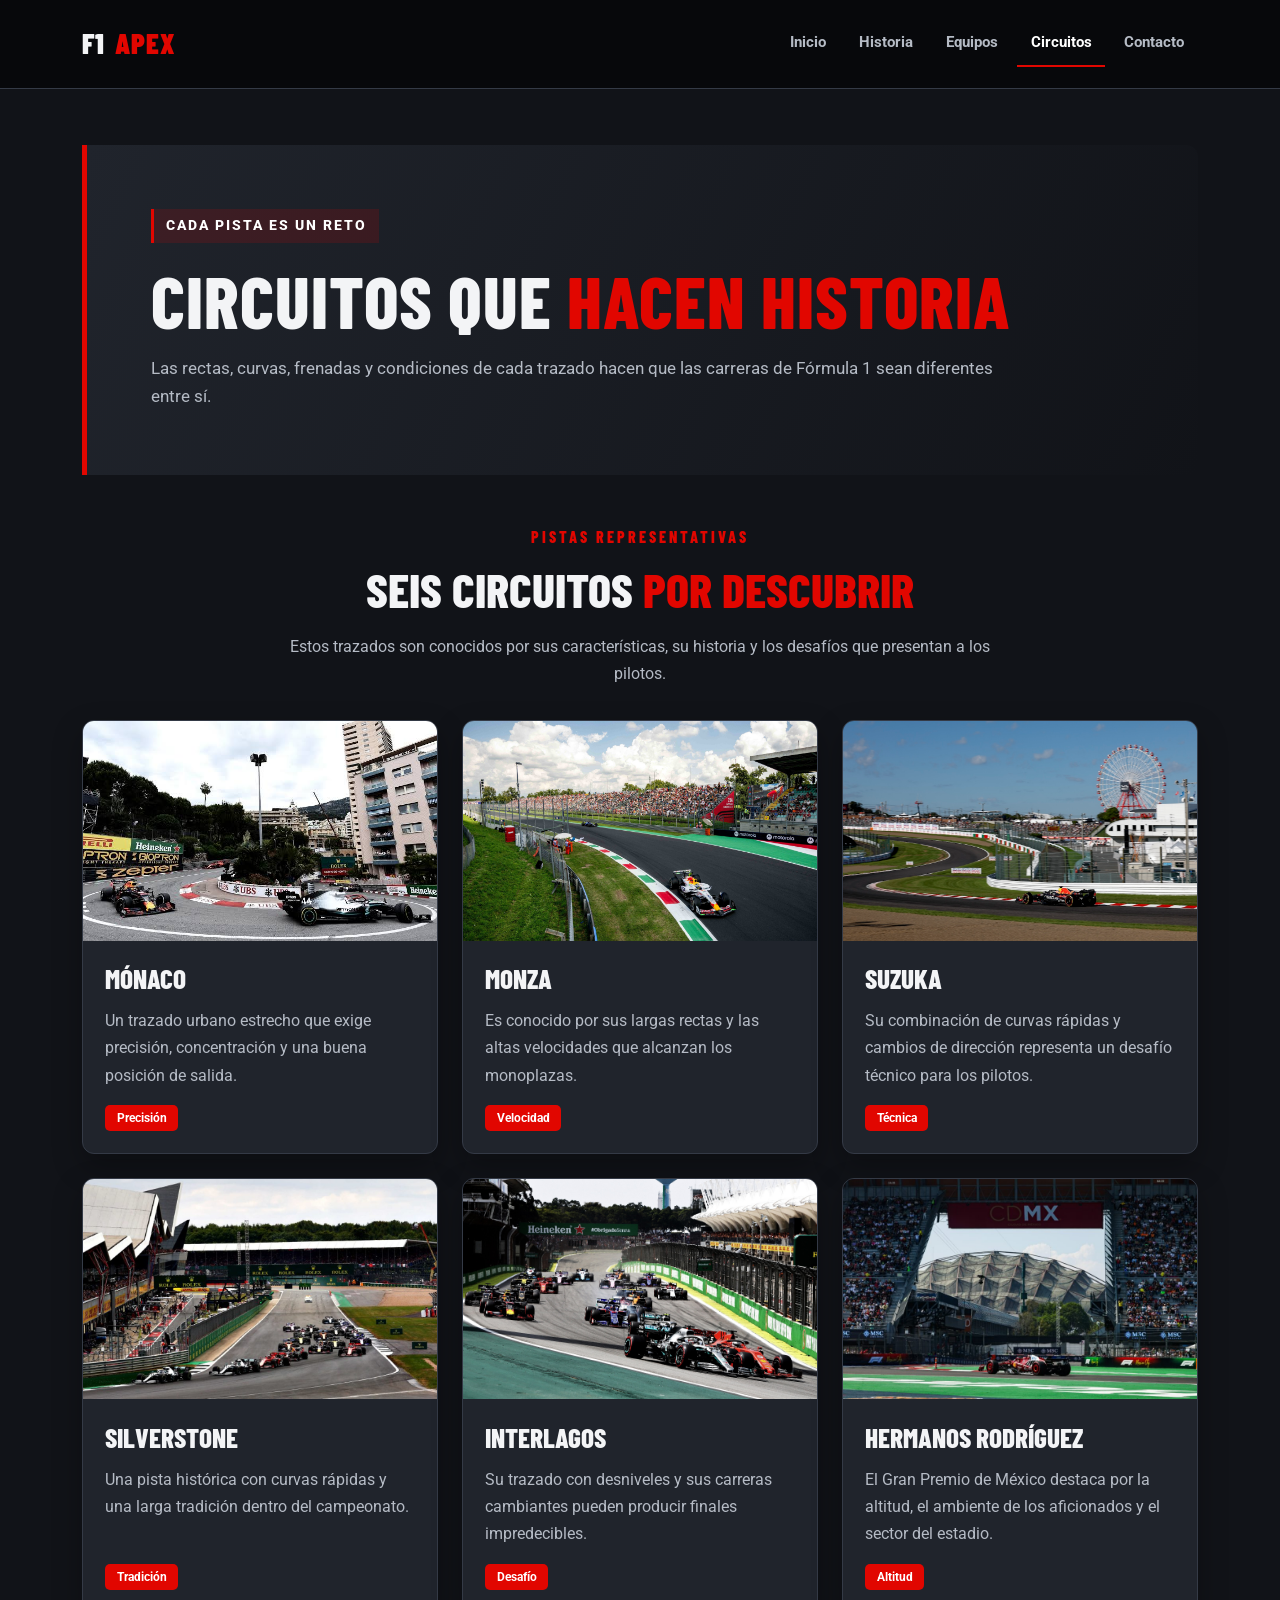
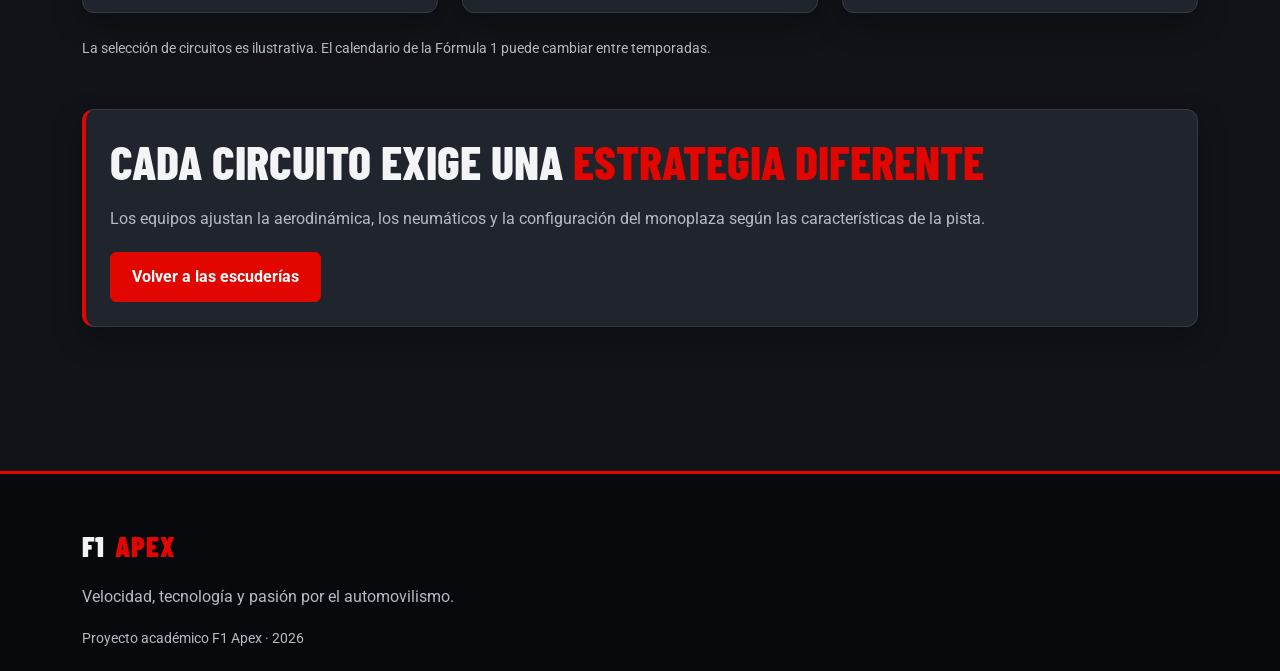
<file: Circuitos.html>
<!DOCTYPE html>
<html lang="es">
<head>
    <meta charset="UTF-8">
    <meta name="viewport" content="width=device-width, initial-scale=1.0">
    <meta name="description" content="Conoce algunos de los circuitos más conocidos de la Fórmula 1.">
    <meta name="theme-color" content="#111318">
    <title>F1 Apex | Circuitos</title>

    <link rel="preconnect" href="https://fonts.googleapis.com">
    <link rel="preconnect" href="https://fonts.gstatic.com" crossorigin>
    <link href="https://fonts.googleapis.com/css2?family=Barlow+Condensed:wght@400;500;600;700;800;900&family=Roboto:wght@400;500;600;700&display=swap" rel="stylesheet">
    <link href="https://cdn.jsdelivr.net/npm/bootstrap@5.3.3/dist/css/bootstrap.min.css" rel="stylesheet">
    <link rel="stylesheet" href="https://cdnjs.cloudflare.com/ajax/libs/font-awesome/6.7.2/css/all.min.css">
    <link rel="stylesheet" href="style.css">
</head>
<body>
    <header>
        <nav class="navbar navbar-expand-lg navbar-dark">
            <div class="container">
                <a class="navbar-brand" href="index.html">F1 <span>APEX</span></a>

                <button class="navbar-toggler" type="button" data-bs-toggle="collapse" data-bs-target="#menuPrincipal" aria-controls="menuPrincipal" aria-expanded="false" aria-label="Abrir menú">
                    <span class="navbar-toggler-icon"></span>
                </button>

                <div class="collapse navbar-collapse" id="menuPrincipal">
                    <ul class="navbar-nav ms-auto">
                        <li class="nav-item"><a class="nav-link" href="index.html">Inicio</a></li>
                        <li class="nav-item"><a class="nav-link" href="Historia.html">Historia</a></li>
                        <li class="nav-item"><a class="nav-link" href="Equipos.html">Equipos</a></li>
                        <li class="nav-item"><a class="nav-link active" aria-current="page" href="Circuitos.html">Circuitos</a></li>
                        <li class="nav-item"><a class="nav-link" href="Contacto.html">Contacto</a></li>
                    </ul>
                </div>
            </div>
        </nav>
    </header>

    <main class="container">
        <section class="encabezado-pagina">
            <span class="etiqueta">CADA PISTA ES UN RETO</span>
            <h1>CIRCUITOS QUE <span>HACEN HISTORIA</span></h1>
            <p>Las rectas, curvas, frenadas y condiciones de cada trazado hacen que las carreras de Fórmula 1 sean diferentes entre sí.</p>
        </section>

        <section class="seccion">
            <div class="seccion-titulo">
                <span class="subtitulo">PISTAS REPRESENTATIVAS</span>
                <h2>SEIS CIRCUITOS <span>POR DESCUBRIR</span></h2>
                <p>Estos trazados son conocidos por sus características, su historia y los desafíos que presentan a los pilotos.</p>
            </div>

            <div class="row g-4 align-items-stretch">
                <div class="col-md-6 col-lg-4">
                    <article class="card h-100">
                        <img src="IMG/Monaco.webp" class="card-img-top" alt="Circuito de Mónaco" loading="lazy">
                        <div class="card-body">
                            <h3 class="card-title">Mónaco</h3>
                            <p class="card-text">Un trazado urbano estrecho que exige precisión, concentración y una buena posición de salida.</p>
                            <span class="badge bg-danger mt-auto">Precisión</span>
                        </div>
                    </article>
                </div>

                <div class="col-md-6 col-lg-4">
                    <article class="card h-100">
                        <img src="IMG/Monza.webp" class="card-img-top" alt="Circuito de Monza en Italia" loading="lazy">
                        <div class="card-body">
                            <h3 class="card-title">Monza</h3>
                            <p class="card-text">Es conocido por sus largas rectas y las altas velocidades que alcanzan los monoplazas.</p>
                            <span class="badge bg-danger mt-auto">Velocidad</span>
                        </div>
                    </article>
                </div>

                <div class="col-md-6 col-lg-4">
                    <article class="card h-100">
                        <img src="IMG/Suzuka.webp" class="card-img-top" alt="Circuito de Suzuka en Japón" loading="lazy">
                        <div class="card-body">
                            <h3 class="card-title">Suzuka</h3>
                            <p class="card-text">Su combinación de curvas rápidas y cambios de dirección representa un desafío técnico para los pilotos.</p>
                            <span class="badge bg-danger mt-auto">Técnica</span>
                        </div>
                    </article>
                </div>

                <div class="col-md-6 col-lg-4">
                    <article class="card h-100">
                        <img src="IMG/Silverstone.webp" class="card-img-top" alt="Circuito de Silverstone en Reino Unido" loading="lazy">
                        <div class="card-body">
                            <h3 class="card-title">Silverstone</h3>
                            <p class="card-text">Una pista histórica con curvas rápidas y una larga tradición dentro del campeonato.</p>
                            <span class="badge bg-danger mt-auto">Tradición</span>
                        </div>
                    </article>
                </div>

                <div class="col-md-6 col-lg-4">
                    <article class="card h-100">
                        <img src="IMG/Interlagos.webp" class="card-img-top" alt="Circuito de Interlagos en Brasil" loading="lazy">
                        <div class="card-body">
                            <h3 class="card-title">Interlagos</h3>
                            <p class="card-text">Su trazado con desniveles y sus carreras cambiantes pueden producir finales impredecibles.</p>
                            <span class="badge bg-danger mt-auto">Desafío</span>
                        </div>
                    </article>
                </div>

                <div class="col-md-6 col-lg-4">
                    <article class="card h-100">
                        <img src="IMG/Hermanos Rodriguez.webp" class="card-img-top" alt="Autódromo Hermanos Rodríguez en México" loading="lazy">
                        <div class="card-body">
                            <h3 class="card-title">Hermanos Rodríguez</h3>
                            <p class="card-text">El Gran Premio de México destaca por la altitud, el ambiente de los aficionados y el sector del estadio.</p>
                            <span class="badge bg-danger mt-auto">Altitud</span>
                        </div>
                    </article>
                </div>
            </div>

            <p class="small mt-4">La selección de circuitos es ilustrativa. El calendario de la Fórmula 1 puede cambiar entre temporadas.</p>
        </section>

        <section class="info-box my-5">
            <h2>Cada circuito exige una <span>estrategia diferente</span></h2>
            <p>Los equipos ajustan la aerodinámica, los neumáticos y la configuración del monoplaza según las características de la pista.</p>
            <a href="Equipos.html" class="btn btn-danger">Volver a las escuderías</a>
        </section>
    </main>

    <footer>
        <div class="container">
            <a class="navbar-brand" href="index.html">F1 <span>APEX</span></a>
            <p>Velocidad, tecnología y pasión por el automovilismo.</p>
            <p>Proyecto académico F1 Apex · 2026</p>
        </div>
    </footer>

    <script src="https://cdn.jsdelivr.net/npm/bootstrap@5.3.3/dist/js/bootstrap.bundle.min.js"></script>
    <script src="fuction.js"></script>
</body>
</html>
</file>
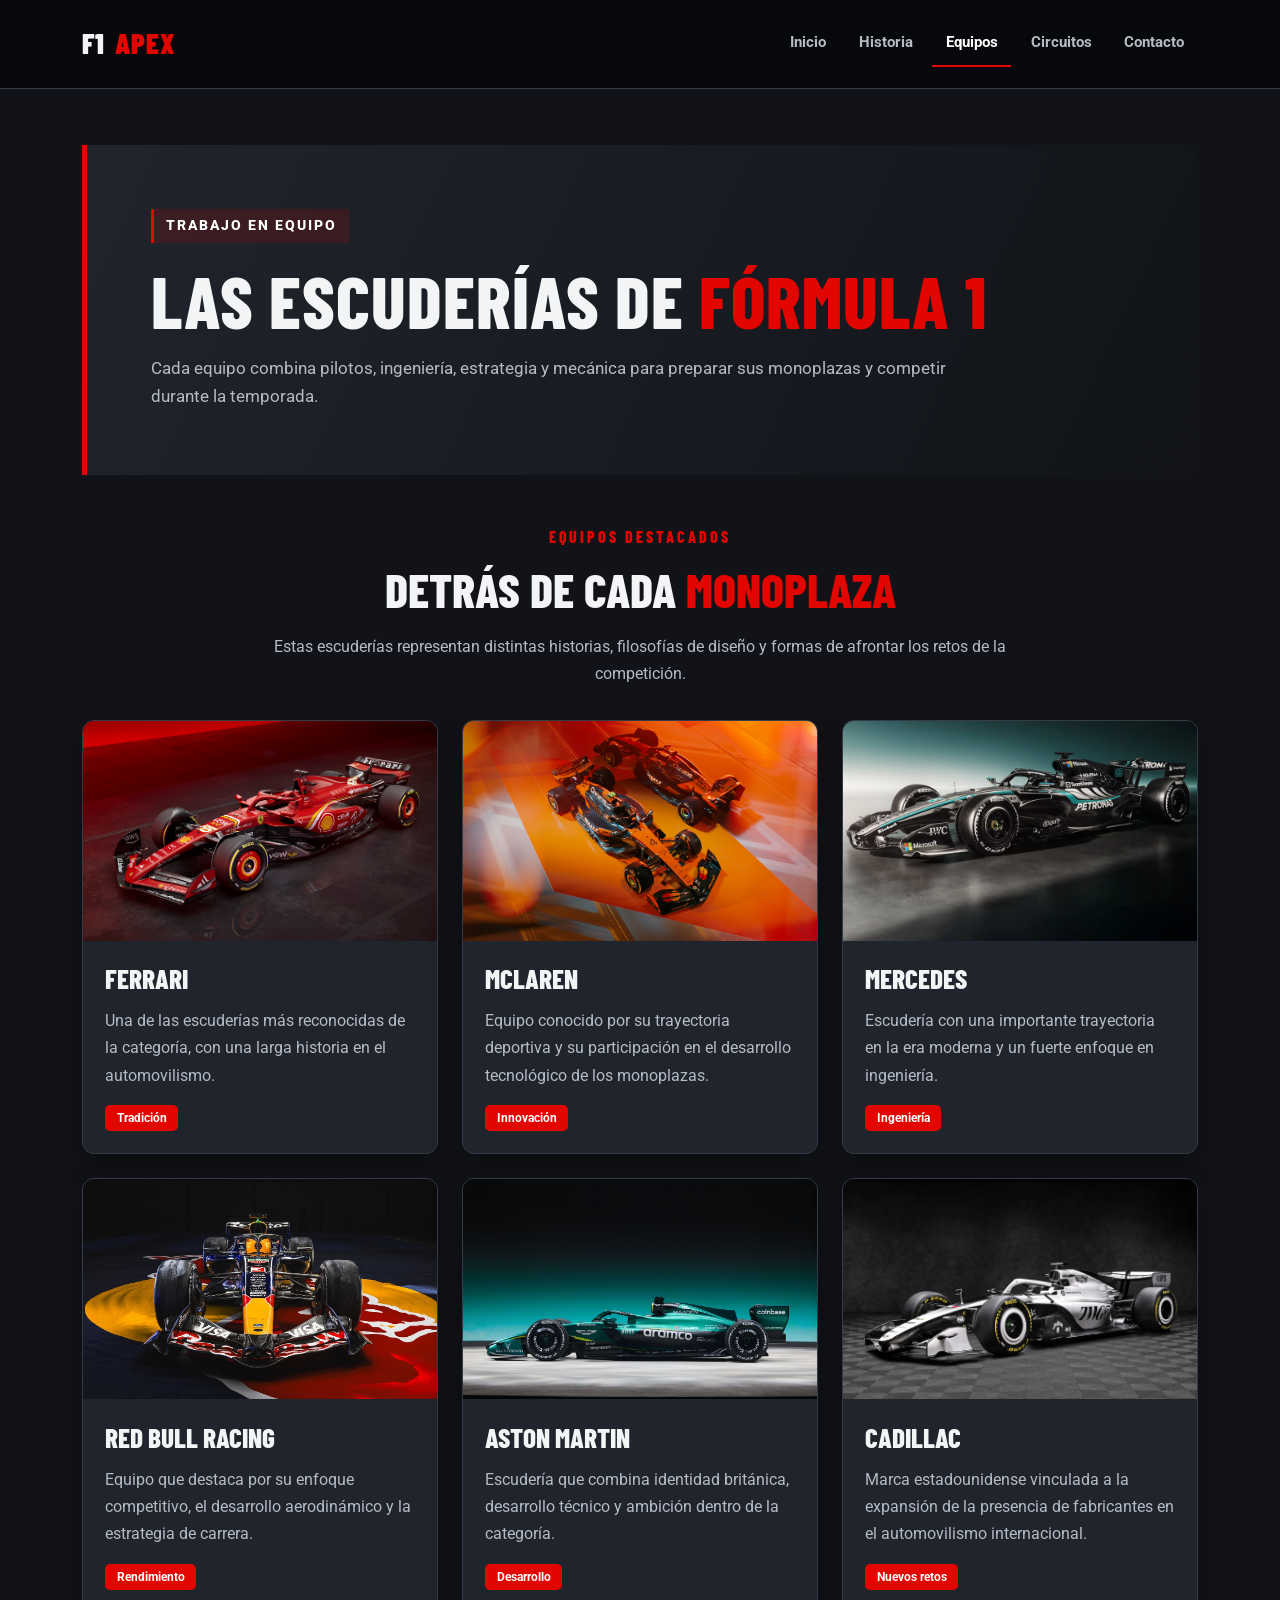
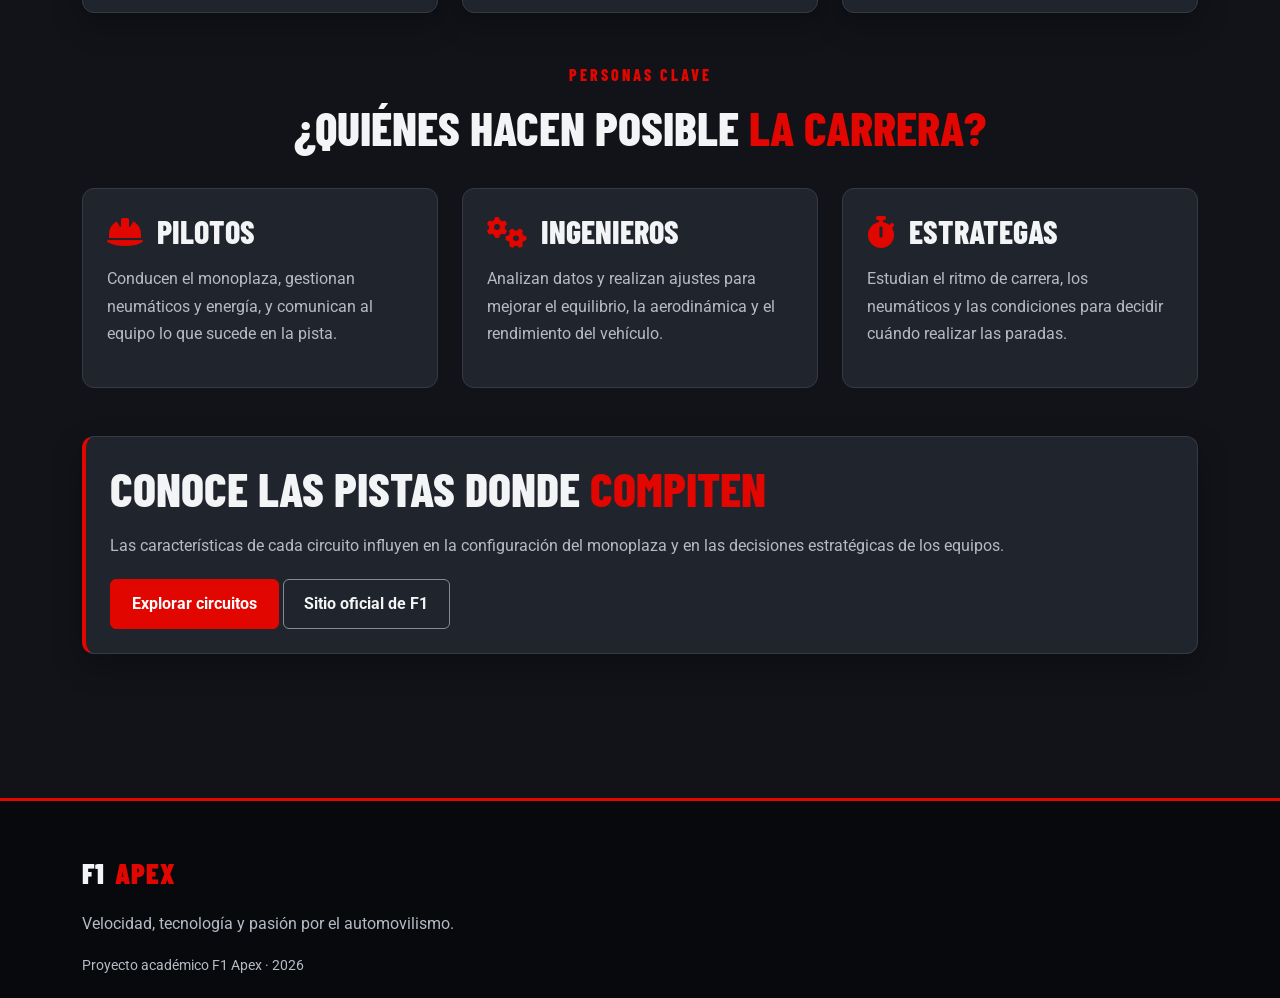
<file: Equipos.html>
<!DOCTYPE html>
<html lang="es">
<head>
    <meta charset="UTF-8">
    <meta name="viewport" content="width=device-width, initial-scale=1.0">
    <meta name="description" content="Conoce las escuderías y el trabajo que realizan en la Fórmula 1.">
    <meta name="theme-color" content="#111318">
    <title>F1 Apex | Equipos</title>

    <link rel="preconnect" href="https://fonts.googleapis.com">
    <link rel="preconnect" href="https://fonts.gstatic.com" crossorigin>
    <link href="https://fonts.googleapis.com/css2?family=Barlow+Condensed:wght@400;500;600;700;800;900&family=Roboto:wght@400;500;600;700&display=swap" rel="stylesheet">
    <link href="https://cdn.jsdelivr.net/npm/bootstrap@5.3.3/dist/css/bootstrap.min.css" rel="stylesheet">
    <link rel="stylesheet" href="https://cdnjs.cloudflare.com/ajax/libs/font-awesome/6.7.2/css/all.min.css">
    <link rel="stylesheet" href="style.css">
</head>
<body>
    <header>
        <nav class="navbar navbar-expand-lg navbar-dark">
            <div class="container">
                <a class="navbar-brand" href="index.html">F1 <span>APEX</span></a>

                <button class="navbar-toggler" type="button" data-bs-toggle="collapse" data-bs-target="#menuPrincipal" aria-controls="menuPrincipal" aria-expanded="false" aria-label="Abrir menú">
                    <span class="navbar-toggler-icon"></span>
                </button>

                <div class="collapse navbar-collapse" id="menuPrincipal">
                    <ul class="navbar-nav ms-auto">
                        <li class="nav-item"><a class="nav-link" href="index.html">Inicio</a></li>
                        <li class="nav-item"><a class="nav-link" href="Historia.html">Historia</a></li>
                        <li class="nav-item"><a class="nav-link active" aria-current="page" href="Equipos.html">Equipos</a></li>
                        <li class="nav-item"><a class="nav-link" href="Circuitos.html">Circuitos</a></li>
                        <li class="nav-item"><a class="nav-link" href="Contacto.html">Contacto</a></li>
                    </ul>
                </div>
            </div>
        </nav>
    </header>

    <main class="container">
        <section class="encabezado-pagina">
            <span class="etiqueta">TRABAJO EN EQUIPO</span>
            <h1>LAS ESCUDERÍAS DE <span>FÓRMULA 1</span></h1>
            <p>Cada equipo combina pilotos, ingeniería, estrategia y mecánica para preparar sus monoplazas y competir durante la temporada.</p>
        </section>

        <section class="seccion">
            <div class="seccion-titulo">
                <span class="subtitulo">EQUIPOS DESTACADOS</span>
                <h2>DETRÁS DE CADA <span>MONOPLAZA</span></h2>
                <p>Estas escuderías representan distintas historias, filosofías de diseño y formas de afrontar los retos de la competición.</p>
            </div>

            <div class="row g-4 align-items-stretch">
                <div class="col-sm-6 col-lg-4">
                    <article class="card h-100">
                        <img src="IMG/ferrari.webp" class="card-img-top" alt="Monoplaza de Ferrari" loading="lazy">
                        <div class="card-body">
                            <h3 class="card-title">Ferrari</h3>
                            <p class="card-text">Una de las escuderías más reconocidas de la categoría, con una larga historia en el automovilismo.</p>
                            <span class="badge bg-danger mt-auto">Tradición</span>
                        </div>
                    </article>
                </div>

                <div class="col-sm-6 col-lg-4">
                    <article class="card h-100">
                        <img src="IMG/McLaren.webp" class="card-img-top" alt="Monoplaza de McLaren" loading="lazy">
                        <div class="card-body">
                            <h3 class="card-title">McLaren</h3>
                            <p class="card-text">Equipo conocido por su trayectoria deportiva y su participación en el desarrollo tecnológico de los monoplazas.</p>
                            <span class="badge bg-danger mt-auto">Innovación</span>
                        </div>
                    </article>
                </div>

                <div class="col-sm-6 col-lg-4">
                    <article class="card h-100">
                        <img src="IMG/Mercedes.webp" class="card-img-top" alt="Monoplaza de Mercedes" loading="lazy">
                        <div class="card-body">
                            <h3 class="card-title">Mercedes</h3>
                            <p class="card-text">Escudería con una importante trayectoria en la era moderna y un fuerte enfoque en ingeniería.</p>
                            <span class="badge bg-danger mt-auto">Ingeniería</span>
                        </div>
                    </article>
                </div>

                <div class="col-sm-6 col-lg-4">
                    <article class="card h-100">
                        <img src="IMG/Red-Bull.webp" class="card-img-top" alt="Monoplaza de Red Bull Racing" loading="lazy">
                        <div class="card-body">
                            <h3 class="card-title">Red Bull Racing</h3>
                            <p class="card-text">Equipo que destaca por su enfoque competitivo, el desarrollo aerodinámico y la estrategia de carrera.</p>
                            <span class="badge bg-danger mt-auto">Rendimiento</span>
                        </div>
                    </article>
                </div>

                <div class="col-sm-6 col-lg-4">
                    <article class="card h-100">
                        <img src="IMG/Aston-Martin.webp" class="card-img-top" alt="Monoplaza de Aston Martin" loading="lazy">
                        <div class="card-body">
                            <h3 class="card-title">Aston Martin</h3>
                            <p class="card-text">Escudería que combina identidad británica, desarrollo técnico y ambición dentro de la categoría.</p>
                            <span class="badge bg-danger mt-auto">Desarrollo</span>
                        </div>
                    </article>
                </div>

                <div class="col-sm-6 col-lg-4">
                    <article class="card h-100">
                        <img src="IMG/Cadillac.webp" class="card-img-top" alt="Imagen de Cadillac relacionada con la Fórmula 1" loading="lazy">
                        <div class="card-body">
                            <h3 class="card-title">Cadillac</h3>
                            <p class="card-text">Marca estadounidense vinculada a la expansión de la presencia de fabricantes en el automovilismo internacional.</p>
                            <span class="badge bg-danger mt-auto">Nuevos retos</span>
                        </div>
                    </article>
                </div>
            </div>
        </section>

        <section class="seccion">
            <div class="seccion-titulo">
                <span class="subtitulo">PERSONAS CLAVE</span>
                <h2>¿QUIÉNES HACEN POSIBLE <span>LA CARRERA?</span></h2>
            </div>

            <div class="row g-4 align-items-stretch">
                <div class="col-md-4">
                    <article class="bloque-informacion h-100">
                        <h3><i class="fa-solid fa-helmet-safety" aria-hidden="true"></i> Pilotos</h3>
                        <p>Conducen el monoplaza, gestionan neumáticos y energía, y comunican al equipo lo que sucede en la pista.</p>
                    </article>
                </div>

                <div class="col-md-4">
                    <article class="bloque-informacion h-100">
                        <h3><i class="fa-solid fa-gears" aria-hidden="true"></i> Ingenieros</h3>
                        <p>Analizan datos y realizan ajustes para mejorar el equilibrio, la aerodinámica y el rendimiento del vehículo.</p>
                    </article>
                </div>

                <div class="col-md-4">
                    <article class="bloque-informacion h-100">
                        <h3><i class="fa-solid fa-stopwatch" aria-hidden="true"></i> Estrategas</h3>
                        <p>Estudian el ritmo de carrera, los neumáticos y las condiciones para decidir cuándo realizar las paradas.</p>
                    </article>
                </div>
            </div>
        </section>

        <section class="info-box my-5">
            <h2>Conoce las pistas donde <span>compiten</span></h2>
            <p>Las características de cada circuito influyen en la configuración del monoplaza y en las decisiones estratégicas de los equipos.</p>
            <a href="Circuitos.html" class="btn btn-danger">Explorar circuitos</a>
            <a href="https://www.formula1.com/" class="btn btn-outline-light mt-2 mt-md-0" target="_blank" rel="noopener noreferrer">Sitio oficial de F1</a>
        </section>
    </main>

    <footer>
        <div class="container">
            <a class="navbar-brand" href="index.html">F1 <span>APEX</span></a>
            <p>Velocidad, tecnología y pasión por el automovilismo.</p>
            <p>Proyecto académico F1 Apex · 2026</p>
        </div>
    </footer>

    <script src="https://cdn.jsdelivr.net/npm/bootstrap@5.3.3/dist/js/bootstrap.bundle.min.js"></script>
    <script src="fuction.js"></script>
</body>
</html>
</file>
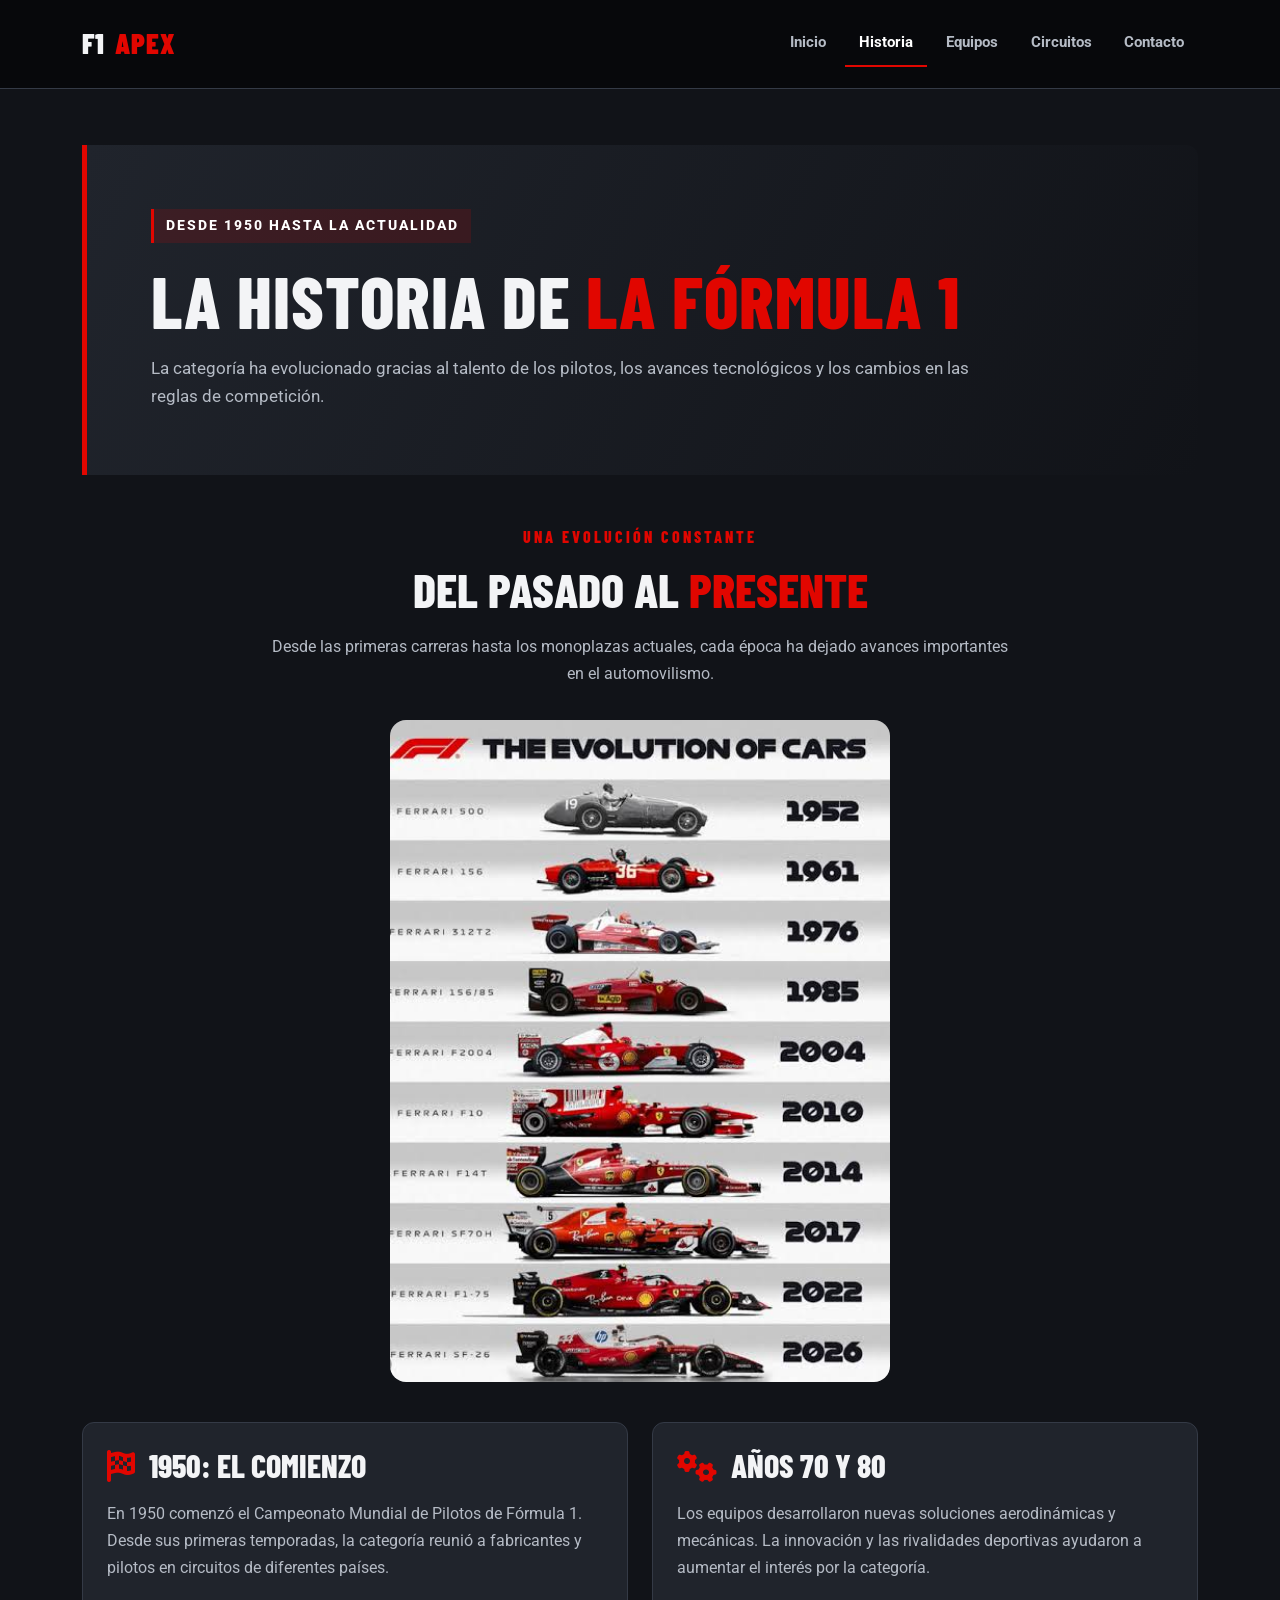
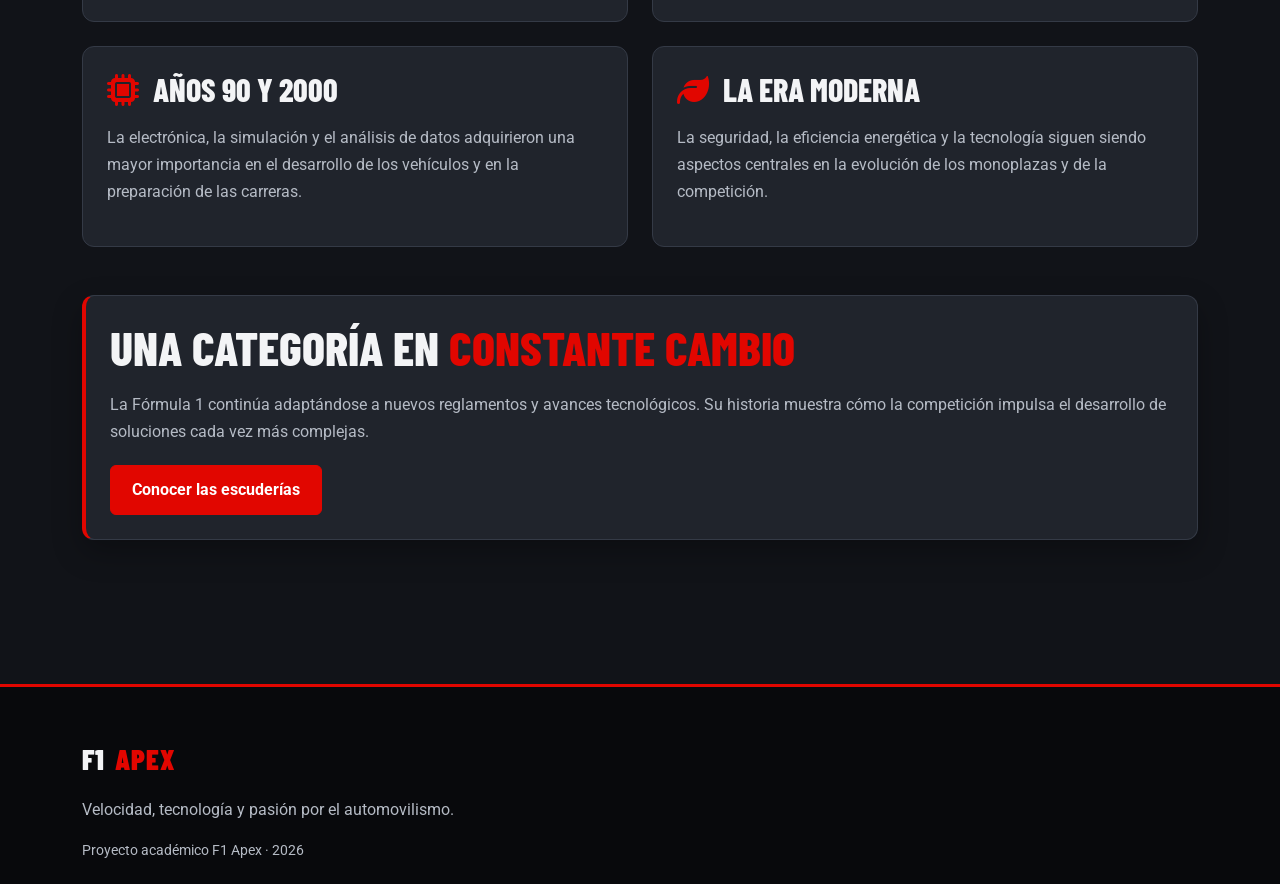
<file: Historia.html>
<!DOCTYPE html>
<html lang="es">
<head>
    <meta charset="UTF-8">
    <meta name="viewport" content="width=device-width, initial-scale=1.0">
    <meta name="description" content="Conoce la historia y evolución de la Fórmula 1.">
    <meta name="theme-color" content="#111318">
    <title>F1 Apex | Historia</title>

    <link rel="preconnect" href="https://fonts.googleapis.com">
    <link rel="preconnect" href="https://fonts.gstatic.com" crossorigin>
    <link href="https://fonts.googleapis.com/css2?family=Barlow+Condensed:wght@400;500;600;700;800;900&family=Roboto:wght@400;500;600;700&display=swap" rel="stylesheet">
    <link href="https://cdn.jsdelivr.net/npm/bootstrap@5.3.3/dist/css/bootstrap.min.css" rel="stylesheet">
    <link rel="stylesheet" href="https://cdnjs.cloudflare.com/ajax/libs/font-awesome/6.7.2/css/all.min.css">
    <link rel="stylesheet" href="style.css">
</head>
<body>
    <header>
        <nav class="navbar navbar-expand-lg navbar-dark">
            <div class="container">
                <a class="navbar-brand" href="index.html">F1 <span>APEX</span></a>

                <button class="navbar-toggler" type="button" data-bs-toggle="collapse" data-bs-target="#menuPrincipal" aria-controls="menuPrincipal" aria-expanded="false" aria-label="Abrir menú">
                    <span class="navbar-toggler-icon"></span>
                </button>

                <div class="collapse navbar-collapse" id="menuPrincipal">
                    <ul class="navbar-nav ms-auto">
                        <li class="nav-item"><a class="nav-link" href="index.html">Inicio</a></li>
                        <li class="nav-item"><a class="nav-link active" aria-current="page" href="Historia.html">Historia</a></li>
                        <li class="nav-item"><a class="nav-link" href="Equipos.html">Equipos</a></li>
                        <li class="nav-item"><a class="nav-link" href="Circuitos.html">Circuitos</a></li>
                        <li class="nav-item"><a class="nav-link" href="Contacto.html">Contacto</a></li>
                    </ul>
                </div>
            </div>
        </nav>
    </header>

    <main class="container">
        <section class="encabezado-pagina">
            <span class="etiqueta">DESDE 1950 HASTA LA ACTUALIDAD</span>
            <h1>LA HISTORIA DE <span>LA FÓRMULA 1</span></h1>
            <p>La categoría ha evolucionado gracias al talento de los pilotos, los avances tecnológicos y los cambios en las reglas de competición.</p>
        </section>

        <section class="seccion">
            <div class="seccion-titulo">
                <span class="subtitulo">UNA EVOLUCIÓN CONSTANTE</span>
                <h2>DEL PASADO AL <span>PRESENTE</span></h2>
                <p>Desde las primeras carreras hasta los monoplazas actuales, cada época ha dejado avances importantes en el automovilismo.</p>
            </div>

            <img src="IMG/Evolucion.webp" class="imagen-evolucion img-fluid rounded-4" alt="Evolución de los monoplazas de Fórmula 1" loading="lazy">

            <div class="row g-4 mt-3 align-items-stretch">
                <div class="col-md-6">
                    <article class="bloque-informacion h-100">
                        <h3><i class="fa-solid fa-flag-checkered" aria-hidden="true"></i> 1950: el comienzo</h3>
                        <p>En 1950 comenzó el Campeonato Mundial de Pilotos de Fórmula 1. Desde sus primeras temporadas, la categoría reunió a fabricantes y pilotos en circuitos de diferentes países.</p>
                    </article>
                </div>

                <div class="col-md-6">
                    <article class="bloque-informacion h-100">
                        <h3><i class="fa-solid fa-gears" aria-hidden="true"></i> Años 70 y 80</h3>
                        <p>Los equipos desarrollaron nuevas soluciones aerodinámicas y mecánicas. La innovación y las rivalidades deportivas ayudaron a aumentar el interés por la categoría.</p>
                    </article>
                </div>

                <div class="col-md-6">
                    <article class="bloque-informacion h-100">
                        <h3><i class="fa-solid fa-microchip" aria-hidden="true"></i> Años 90 y 2000</h3>
                        <p>La electrónica, la simulación y el análisis de datos adquirieron una mayor importancia en el desarrollo de los vehículos y en la preparación de las carreras.</p>
                    </article>
                </div>

                <div class="col-md-6">
                    <article class="bloque-informacion h-100">
                        <h3><i class="fa-solid fa-leaf" aria-hidden="true"></i> La era moderna</h3>
                        <p>La seguridad, la eficiencia energética y la tecnología siguen siendo aspectos centrales en la evolución de los monoplazas y de la competición.</p>
                    </article>
                </div>
            </div>
        </section>

        <section class="info-box my-5">
            <h2>Una categoría en <span>constante cambio</span></h2>
            <p>La Fórmula 1 continúa adaptándose a nuevos reglamentos y avances tecnológicos. Su historia muestra cómo la competición impulsa el desarrollo de soluciones cada vez más complejas.</p>
            <a href="Equipos.html" class="btn btn-danger">Conocer las escuderías</a>
        </section>
    </main>

    <footer>
        <div class="container">
            <a class="navbar-brand" href="index.html">F1 <span>APEX</span></a>
            <p>Velocidad, tecnología y pasión por el automovilismo.</p>
            <p>Proyecto académico F1 Apex · 2026</p>
        </div>
    </footer>

    <script src="https://cdn.jsdelivr.net/npm/bootstrap@5.3.3/dist/js/bootstrap.bundle.min.js"></script>
    <script src="fuction.js"></script>
</body>
</html>
</file>
<file: style.css>
:root {
    --rojo: #e10600;
    --rojo-hover: #ff302a;
    --fondo: #111318;
    --fondo-secundario: #171a21;
    --tarjeta: #20242c;
    --tarjeta-hover: #282d37;
    --blanco: #f3f4f6;
    --gris: #b5bbc5;
    --borde: #343a46;
    --negro: #08090c;
    --sombra: 0 12px 30px rgba(0, 0, 0, 0.28);
    --radio: 12px;
}

* {
    box-sizing: border-box;
}

html {
    scroll-behavior: smooth;
    scroll-padding-top: 90px;
}

body {
    margin: 0;
    background-color: var(--fondo);
    color: var(--blanco);
    font-family: 'Roboto', sans-serif;
    font-size: 16px;
    line-height: 1.7;
}

button,
input,
select,
textarea {
    font: inherit;
}

img {
    display: block;
    max-width: 100%;
    height: auto;
}

a {
    color: var(--rojo);
    text-decoration: none;
    transition: color 0.2s ease;
}

a:hover {
    color: var(--rojo-hover);
}

button:focus-visible,
a:focus-visible,
input:focus-visible,
select:focus-visible,
textarea:focus-visible {
    outline: 3px solid var(--rojo-hover);
    outline-offset: 3px;
}

::selection {
    background-color: var(--rojo);
    color: #ffffff;
}

h1,
h2,
h3,
h4,
h5,
h6 {
    color: var(--blanco);
    font-family: 'Barlow Condensed', sans-serif;
    font-weight: 800;
    line-height: 1.15;
    text-transform: uppercase;
}

h1 {
    margin-bottom: 1.25rem;
    font-size: clamp(2.5rem, 6vw, 4.5rem);
    letter-spacing: 1px;
}

h2 {
    margin-bottom: 1rem;
    font-size: clamp(2rem, 4vw, 3rem);
}

h3 {
    font-size: clamp(1.4rem, 3vw, 2rem);
}

p {
    color: var(--gris);
}

main {
    min-height: 65vh;
    padding-top: 2rem;
    padding-bottom: 2rem;
}

main h1 span,
main h2 span {
    color: var(--rojo);
}

hr {
    border-color: var(--borde);
    opacity: 1;
}


header {
    position: relative;
    z-index: 1000;
}

.navbar {
    padding: 0.9rem 0;
    background-color: rgba(8, 9, 12, 0.98) !important;
    border-bottom: 1px solid var(--borde);
}

.navbar-brand {
    display: inline-flex;
    align-items: center;
    gap: 0.6rem;
    color: var(--blanco) !important;
    font-family: 'Barlow Condensed', sans-serif;
    font-size: 1.8rem;
    font-weight: 900;
    letter-spacing: 1px;
    text-transform: uppercase;
}

.navbar-brand span {
    color: var(--rojo);
}

.navbar-nav {
    gap: 0.35rem;
}

.navbar-nav .nav-link {
    padding: 0.6rem 0.85rem !important;
    color: var(--gris);
    font-size: 0.95rem;
    font-weight: 700;
    transition: color 0.2s ease, background-color 0.2s ease;
}

.navbar-nav .nav-link:hover,
.navbar-nav .nav-link:focus,
.navbar-nav .nav-link.active {
    color: #ffffff;
}

.navbar-nav .nav-link.active {
    border-bottom: 2px solid var(--rojo);
}

.navbar-toggler {
    padding: 0.5rem 0.7rem;
    border: 1px solid var(--borde);
}

.navbar-toggler:focus {
    box-shadow: 0 0 0 0.2rem rgba(225, 6, 0, 0.3);
}

.navbar-toggler-icon {
    filter: invert(1);
}


.btn {
    display: inline-flex;
    align-items: center;
    justify-content: center;
    gap: 0.5rem;
    padding: 0.75rem 1.3rem;
    border-radius: 6px;
    font-weight: 700;
    transition: background-color 0.2s ease, transform 0.2s ease, border-color 0.2s ease;
}

.btn-danger {
    background-color: var(--rojo);
    border-color: var(--rojo);
    color: #ffffff;
}

.btn-danger:hover,
.btn-danger:focus {
    background-color: var(--rojo-hover);
    border-color: var(--rojo-hover);
    color: #ffffff;
    transform: translateY(-2px);
}

.btn-outline-danger {
    border-color: var(--rojo);
    color: var(--rojo);
}

.btn-outline-danger:hover {
    background-color: var(--rojo);
    border-color: var(--rojo);
    color: #ffffff;
}

.btn-outline-light {
    border-color: #858b96;
    color: var(--blanco);
}

.btn-outline-light:hover {
    background-color: #ffffff;
    border-color: #ffffff;
    color: var(--negro);
}


.hero {
    position: relative;
    display: flex;
    min-height: 470px;
    align-items: center;
    overflow: hidden;
    padding: clamp(2rem, 6vw, 5rem);

    background-color: var(--negro);
    background-image:
        linear-gradient(
            90deg,
            rgba(8, 9, 12, 0.92) 0%,
            rgba(8, 9, 12, 0.72) 48%,
            rgba(8, 9, 12, 0.20) 100%
        ),
        url('IMG/Fondo.webp');

    background-position: center, center 55%;
    background-size: cover, cover;
    background-repeat: no-repeat, no-repeat;

    border: 1px solid var(--borde);
    border-radius: var(--radio);
}

.hero-contenido {
    position: relative;
    z-index: 1;
    max-width: 700px;
}

.hero h1 {
    max-width: 750px;
    margin-bottom: 1.25rem;
    font-size: clamp(3rem, 7vw, 5.8rem);
    font-weight: 900;
    line-height: 0.98;
}

.hero h1 span {
    display: block;
    color: var(--rojo);
}

.hero p {
    max-width: 620px;
    margin-bottom: 1.8rem;
    color: #e0e2e7;
    font-size: clamp(1rem, 2vw, 1.2rem);
}

.hero .btn {
    margin: 0.25rem 0.35rem 0.25rem 0;
}


.etiqueta {
    display: inline-block;
    margin-bottom: 1rem;
    padding: 0.35rem 0.75rem;
    background-color: rgba(225, 6, 0, 0.15);
    border-left: 3px solid var(--rojo);
    color: #ffffff;
    font-size: 0.85rem;
    font-weight: 800;
    letter-spacing: 2px;
    text-transform: uppercase;
}

.subtitulo {
    display: inline-block;
    margin-bottom: 0.75rem;
    color: var(--rojo);
    font-family: 'Barlow Condensed', sans-serif;
    font-size: 1rem;
    font-weight: 800;
    letter-spacing: 3px;
    text-transform: uppercase;
}


.encabezado-pagina {
    margin: 1.5rem 0 2.5rem;
    padding: clamp(2rem, 5vw, 4rem);
    background: linear-gradient(115deg, #20242c, #111318);
    border-left: 5px solid var(--rojo);
    border-radius: 0 var(--radio) var(--radio) 0;
}

.encabezado-pagina h1 {
    margin-bottom: 0.75rem;
}

.encabezado-pagina h1 span {
    color: var(--rojo);
}

.encabezado-pagina p {
    max-width: 850px;
    margin-bottom: 0;
    font-size: 1.05rem;
}


.seccion {
    margin-top: 3rem;
    margin-bottom: 3rem;
}

.seccion-titulo {
    margin-bottom: 2rem;
    text-align: center;
}

.seccion-titulo p {
    max-width: 750px;
    margin: 0 auto;
}

.seccion-titulo h2 span {
    color: var(--rojo);
}


.card {
    display: flex;
    height: 100%;
    flex-direction: column;
    overflow: hidden;
    background-color: var(--tarjeta);
    border: 1px solid var(--borde);
    border-radius: var(--radio);
    color: var(--blanco);
    box-shadow: var(--sombra);
    transition: transform 0.25s ease, border-color 0.25s ease, background-color 0.25s ease;
}

.card:hover {
    transform: translateY(-5px);
    background-color: var(--tarjeta-hover);
    border-color: rgba(225, 6, 0, 0.65);
}

.card-img-top {
    width: 100%;
    height: 220px;
    flex-shrink: 0;
    object-fit: cover;
    background-color: var(--fondo-secundario);
}

.card-body {
    display: flex;
    flex: 1;
    flex-direction: column;
    align-items: flex-start;
    padding: 1.4rem;
}

.card-title {
    margin-bottom: 0.8rem;
    color: var(--blanco);
    font-size: 1.7rem;
}

.card-text {
    flex: 1;
    width: 100%;
    color: var(--gris);
}

.card-body .btn,
.card-body .badge {
    align-self: flex-start;
    margin-top: auto;
}

.badge {
    padding: 0.45rem 0.7rem;
    border-radius: 5px;
    font-weight: 700;
}

.bg-danger {
    background-color: var(--rojo) !important;
}


.imagen-articulo {
    width: 100%;
    max-height: 480px;
    object-fit: cover;
    border: 1px solid var(--borde);
    border-radius: var(--radio);
}

.imagen-evolucion {
    display: block;
    width: 60%;
    max-width: 500px;
    height: auto;
    margin: 1rem auto;
    object-fit: contain;
}

.imagen-redondeada {
    overflow: hidden;
    border-radius: var(--radio);
}


.bloque-informacion {
    height: 100%;
    padding: 1.5rem;
    background-color: var(--tarjeta);
    border: 1px solid var(--borde);
    border-radius: var(--radio);
}

.bloque-informacion h2 {
    margin-bottom: 1.5rem;
}

.bloque-informacion h3 {
    margin-bottom: 1rem;
}

.bloque-informacion i {
    margin-right: 0.5rem;
    color: var(--rojo);
}

.info-box {
    padding: 1.5rem;
    background-color: var(--tarjeta);
    border: 1px solid var(--borde);
    border-left: 4px solid var(--rojo);
    border-radius: var(--radio);
    box-shadow: var(--sombra);
}

.info-box p:last-of-type {
    margin-bottom: 1.25rem;
}


.formulario-contenedor {
    height: 100%;
    padding: clamp(1.25rem, 4vw, 2.5rem);
    background-color: var(--fondo-secundario);
    border: 1px solid var(--borde);
    border-radius: var(--radio);
    box-shadow: var(--sombra);
}

.formulario-contenedor h2 {
    margin-bottom: 1.5rem;
}

.form-label {
    display: block;
    margin-bottom: 0.45rem;
    color: var(--blanco);
    font-weight: 700;
}

.form-control,
.form-select {
    display: block;
    width: 100%;
    min-height: 46px;
    padding: 0.7rem 0.85rem;
    background-color: #111318;
    border: 1px solid #454b57;
    border-radius: 6px;
    color: var(--blanco);
}

.form-control::placeholder {
    color: #858c98;
    opacity: 1;
}

.form-control:focus,
.form-select:focus {
    background-color: #111318;
    border-color: var(--rojo);
    color: var(--blanco);
    box-shadow: 0 0 0 0.2rem rgba(225, 6, 0, 0.18);
}

.form-select option {
    background-color: var(--fondo-secundario);
    color: var(--blanco);
}

textarea.form-control {
    min-height: 150px;
    resize: vertical;
}

.form-check {
    display: flex;
    align-items: flex-start;
    gap: 0.65rem;
    min-height: auto;
    padding-left: 0;
}

.form-check-input {
    flex-shrink: 0;
    width: 1.15rem;
    height: 1.15rem;
    margin: 0.3rem 0 0;
    background-color: #111318;
    border: 1px solid #69717f;
}

.form-check-input:checked {
    background-color: var(--rojo);
    border-color: var(--rojo);
}

.form-check-input:focus {
    border-color: var(--rojo);
    box-shadow: 0 0 0 0.2rem rgba(225, 6, 0, 0.18);
}

.form-check-label {
    color: var(--gris);
}

.checkbox-contenedor {
    margin: 1rem 0;
}

#resultado-formulario {
    margin-top: 1rem;
    padding: 1rem;
    border-radius: 6px;
}

#resultado-formulario:empty {
    display: none;
}

#resultado-formulario:not(:empty) {
    background-color: rgba(225, 6, 0, 0.1);
    border: 1px solid rgba(225, 6, 0, 0.4);
    color: var(--blanco);
}


footer {
    margin-top: 4rem;
    padding: 3rem 0 1.25rem;
    background-color: var(--negro);
    border-top: 3px solid var(--rojo);
}

footer .navbar-brand {
    margin-bottom: 0.75rem;
}

footer p {
    color: var(--gris);
}

footer p:last-child {
    margin-bottom: 0;
    font-size: 0.9rem;
}


@media (max-width: 991.98px) {
    .navbar-nav {
        gap: 0;
        padding-top: 0.75rem;
    }

    .navbar-nav .nav-link {
        padding: 0.7rem 0.25rem !important;
    }

    .navbar-nav .nav-link.active {
        padding-left: 0.75rem !important;
        border-bottom: 0;
        border-left: 3px solid var(--rojo);
    }

    .hero {
        min-height: 400px;
        background-position: center, center;
    }

    .card-img-top {
        height: 200px;
    }

    .seccion {
        margin-top: 2.5rem;
        margin-bottom: 2.5rem;
    }
}

@media (max-width: 575.98px) {
    body {
        font-size: 15px;
    }

    .navbar {
        padding: 0.7rem 0;
    }

    .navbar-brand {
        font-size: 1.5rem;
    }

    h1 {
        font-size: 2.6rem;
    }

    h2 {
        font-size: 2rem;
    }

    .hero {
        min-height: 430px;
        padding: 1.5rem;
        background-position: center, center;
    }

    .hero h1 {
        font-size: clamp(2.7rem, 13vw, 4rem);
    }

    .hero p {
        font-size: 1rem;
    }

    .hero .btn {
        width: 100%;
        margin: 0.35rem 0;
    }

    .encabezado-pagina {
        margin-top: 1rem;
        padding: 1.5rem;
    }

    .seccion {
        margin-top: 2rem;
        margin-bottom: 2rem;
    }

    .card-img-top {
        height: 210px;
    }

    .card-body {
        padding: 1.1rem;
    }

    .formulario-contenedor {
        padding: 1.2rem;
    }

    .imagen-evolucion {
        width: 90%;
        max-width: 100%;
    }

    .info-box .btn {
        margin-bottom: 0.5rem;
    }

    footer {
        margin-top: 2.5rem;
        padding-top: 2rem;
    }
}


@media (prefers-reduced-motion: reduce) {
    *,
    *::before,
    *::after {
        scroll-behavior: auto !important;
        transition-duration: 0.01ms !important;
        animation-duration: 0.01ms !important;
        animation-iteration-count: 1 !important;
    }
}
</file>
